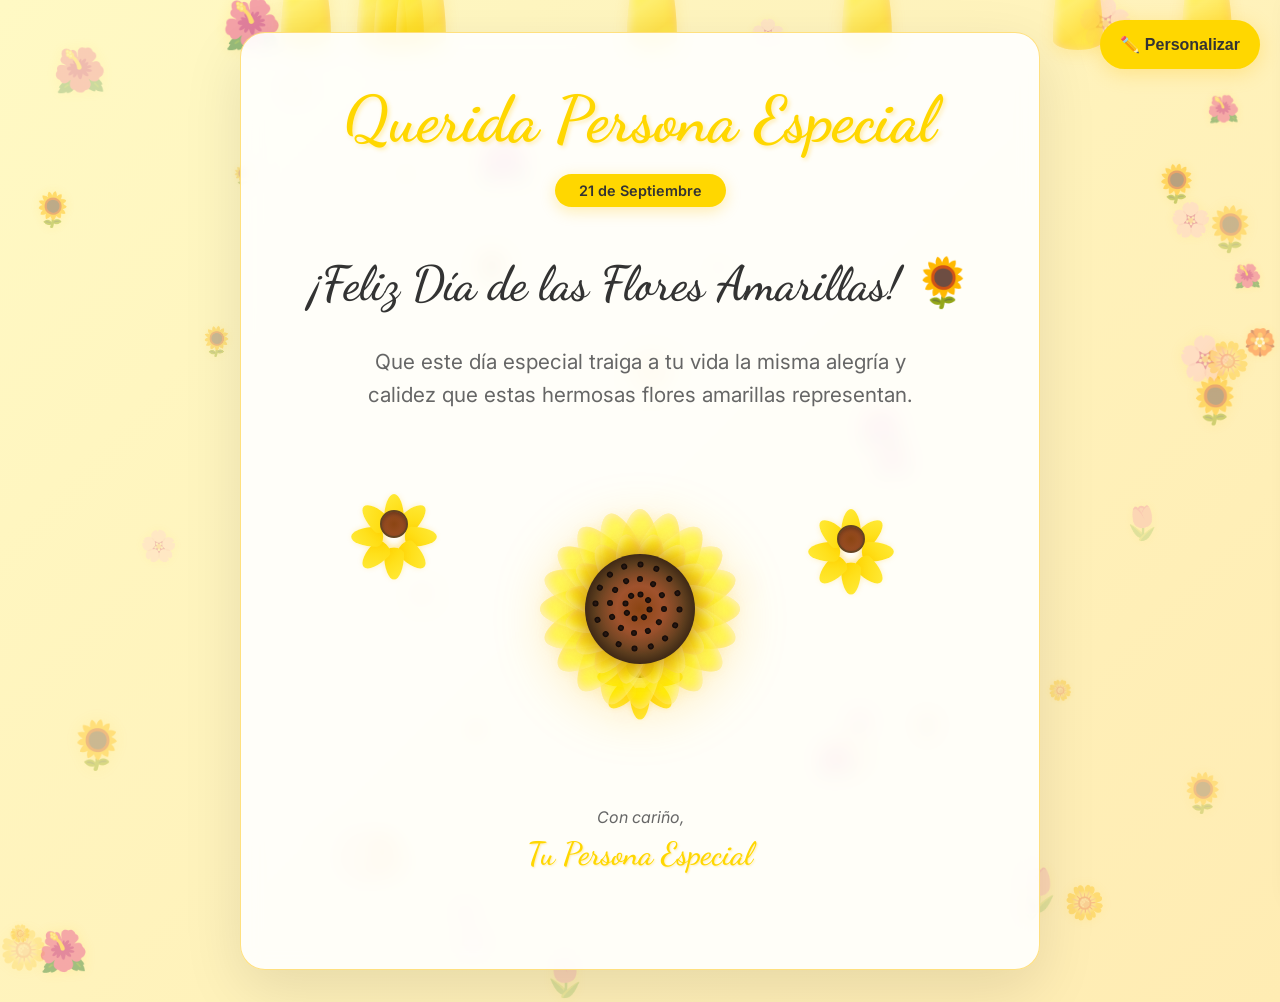
<file: FloresAmarillas/index.html>
<!DOCTYPE html>
<html lang="es">
<head>
    <meta charset="UTF-8">
    <meta name="viewport" content="width=device-width, initial-scale=1.0">
    <title>Flores Amarillas - Día Especial</title>
    <link rel="stylesheet" href="styles.css">
    <link href="https://fonts.googleapis.com/css2?family=Dancing+Script:wght@400;600;700&family=Inter:wght@300;400;500;600&display=swap" rel="stylesheet">
</head>
<body>
    <!-- Panel de Personalización -->
    <div class="editor-panel" id="editorPanel">
        <div class="editor-header">
            <h3>🌻 Personaliza tu Mensaje</h3>
            <button class="toggle-editor" onclick="toggleEditor()">✕</button>
        </div>
        
        <div class="editor-content">
            <div class="input-group">
                <label for="recipientName">Nombre del Destinatario:</label>
                <input type="text" id="recipientName" placeholder="Ej: María" onchange="updateContent()">
            </div>
            
            <div class="input-group">
                <label for="senderName">Tu Nombre:</label>
                <input type="text" id="senderName" placeholder="Ej: Juan" onchange="updateContent()">
            </div>
            
            <div class="input-group">
                <label for="mainMessage">Mensaje Principal:</label>
                <textarea id="mainMessage" placeholder="Feliz día de las flores amarillas" onchange="updateContent()"></textarea>
            </div>
            
            <div class="input-group">
                <label for="secondMessage">Mensaje Secundario:</label>
                <textarea id="secondMessage" placeholder="Que este día esté lleno de alegría como estas flores" onchange="updateContent()"></textarea>
            </div>
            
            <div class="input-group">
                <label for="colorTheme">Tema de Color:</label>
                <select id="colorTheme" onchange="changeTheme()">
                    <option value="classic">Amarillo Clásico</option>
                    <option value="sunset">Atardecer</option>
                    <option value="golden">Dorado Real</option>
                    <option value="spring">Primavera</option>
                </select>
            </div>
            
            <div class="input-group">
                <label for="flowerCount">Cantidad de Flores:</label>
                <input type="range" id="flowerCount" min="20" max="100" value="50" onchange="updateFlowers()">
                <span id="flowerCountValue">50</span>
            </div>
            
            <button class="export-btn" onclick="exportCSS()">📥 Descargar CSS</button>
            <button class="reset-btn" onclick="resetToDefault()">🔄 Resetear</button>
        </div>
    </div>
    
    <!-- Botón para mostrar editor -->
    <button class="show-editor-btn" id="showEditorBtn" onclick="toggleEditor()">
        ✏️ Personalizar
    </button>

    <!-- Contenido Principal -->
    <div class="container">
        <!-- Flores de fondo animadas -->
        <div class="flowers-background" id="flowersBackground"></div>
        
        <!-- Contenido central -->
        <div class="main-content">
            <div class="greeting">
                <h1 class="recipient-name" id="displayRecipientName">Querida Persona Especial</h1>
                <div class="date-badge">21 de Septiembre</div>
            </div>
            
            <div class="message-container">
                <h2 class="main-message" id="displayMainMessage">¡Feliz Día de las Flores Amarillas! 🌻</h2>
                <p class="secondary-message" id="displaySecondMessage">
                    Que este día especial traiga a tu vida la misma alegría y calidez 
                    que estas hermosas flores amarillas representan.
                </p>
                
                <div class="sunflower-container">
                    <div class="sunflower">
                        <!-- Pétalos externos -->
                        <div class="petals-layer outer-petals">
                            <div class="petal petal-1"></div>
                            <div class="petal petal-2"></div>
                            <div class="petal petal-3"></div>
                            <div class="petal petal-4"></div>
                            <div class="petal petal-5"></div>
                            <div class="petal petal-6"></div>
                            <div class="petal petal-7"></div>
                            <div class="petal petal-8"></div>
                            <div class="petal petal-9"></div>
                            <div class="petal petal-10"></div>
                            <div class="petal petal-11"></div>
                            <div class="petal petal-12"></div>
                            <div class="petal petal-13"></div>
                            <div class="petal petal-14"></div>
                            <div class="petal petal-15"></div>
                            <div class="petal petal-16"></div>
                            <div class="petal petal-17"></div>
                            <div class="petal petal-18"></div>
                            <div class="petal petal-19"></div>
                            <div class="petal petal-20"></div>
                        </div>
                        
                        <!-- Pétalos internos -->
                        <div class="petals-layer inner-petals">
                            <div class="petal petal-1"></div>
                            <div class="petal petal-2"></div>
                            <div class="petal petal-3"></div>
                            <div class="petal petal-4"></div>
                            <div class="petal petal-5"></div>
                            <div class="petal petal-6"></div>
                            <div class="petal petal-7"></div>
                            <div class="petal petal-8"></div>
                            <div class="petal petal-9"></div>
                            <div class="petal petal-10"></div>
                            <div class="petal petal-11"></div>
                            <div class="petal petal-12"></div>
                            <div class="petal petal-13"></div>
                            <div class="petal petal-14"></div>
                            <div class="petal petal-15"></div>
                            <div class="petal petal-16"></div>
                        </div>
                        
                        <!-- Centro de la flor -->
                        <div class="center">
                            <div class="seeds-pattern">
                                <div class="seed-ring ring-1">
                                    <div class="seed"></div>
                                    <div class="seed"></div>
                                    <div class="seed"></div>
                                    <div class="seed"></div>
                                    <div class="seed"></div>
                                    <div class="seed"></div>
                                    <div class="seed"></div>
                                    <div class="seed"></div>
                                </div>
                                <div class="seed-ring ring-2">
                                    <div class="seed"></div>
                                    <div class="seed"></div>
                                    <div class="seed"></div>
                                    <div class="seed"></div>
                                    <div class="seed"></div>
                                    <div class="seed"></div>
                                    <div class="seed"></div>
                                    <div class="seed"></div>
                                    <div class="seed"></div>
                                    <div class="seed"></div>
                                    <div class="seed"></div>
                                    <div class="seed"></div>
                                </div>
                                <div class="seed-ring ring-3">
                                    <div class="seed"></div>
                                    <div class="seed"></div>
                                    <div class="seed"></div>
                                    <div class="seed"></div>
                                    <div class="seed"></div>
                                    <div class="seed"></div>
                                    <div class="seed"></div>
                                    <div class="seed"></div>
                                    <div class="seed"></div>
                                    <div class="seed"></div>
                                    <div class="seed"></div>
                                    <div class="seed"></div>
                                    <div class="seed"></div>
                                    <div class="seed"></div>
                                    <div class="seed"></div>
                                    <div class="seed"></div>
                                </div>
                            </div>
                        </div>
                    </div>
                    
                    <!-- Flores pequeñas decorativas -->
                    <div class="small-sunflower small-flower-1">
                        <div class="small-petals-layer">
                            <div class="small-petal" style="--rotation: 0deg;"></div>
                            <div class="small-petal" style="--rotation: 45deg;"></div>
                            <div class="small-petal" style="--rotation: 90deg;"></div>
                            <div class="small-petal" style="--rotation: 135deg;"></div>
                            <div class="small-petal" style="--rotation: 180deg;"></div>
                            <div class="small-petal" style="--rotation: 225deg;"></div>
                            <div class="small-petal" style="--rotation: 270deg;"></div>
                            <div class="small-petal" style="--rotation: 315deg;"></div>
                        </div>
                        <div class="small-center"></div>
                    </div>
                    
                    <div class="small-sunflower small-flower-2">
                        <div class="small-petals-layer">
                            <div class="small-petal" style="--rotation: 0deg;"></div>
                            <div class="small-petal" style="--rotation: 45deg;"></div>
                            <div class="small-petal" style="--rotation: 90deg;"></div>
                            <div class="small-petal" style="--rotation: 135deg;"></div>
                            <div class="small-petal" style="--rotation: 180deg;"></div>
                            <div class="small-petal" style="--rotation: 225deg;"></div>
                            <div class="small-petal" style="--rotation: 270deg;"></div>
                            <div class="small-petal" style="--rotation: 315deg;"></div>
                        </div>
                        <div class="small-center"></div>
                    </div>
                    
                    <div class="small-sunflower small-flower-3">
                        <div class="small-petals-layer">
                            <div class="small-petal" style="--rotation: 0deg;"></div>
                            <div class="small-petal" style="--rotation: 45deg;"></div>
                            <div class="small-petal" style="--rotation: 90deg;"></div>
                            <div class="small-petal" style="--rotation: 135deg;"></div>
                            <div class="small-petal" style="--rotation: 180deg;"></div>
                            <div class="small-petal" style="--rotation: 225deg;"></div>
                            <div class="small-petal" style="--rotation: 270deg;"></div>
                            <div class="small-petal" style="--rotation: 315deg;"></div>
                        </div>
                        <div class="small-center"></div>
                    </div>
                </div>
                
                <div class="signature">
                    <p>Con cariño,</p>
                    <h3 class="sender-name" id="displaySenderName">Tu Persona Especial</h3>
                </div>
            </div>
        </div>
        
        <!-- Pétalos flotantes -->
        <div class="floating-petals" id="floatingPetals"></div>
    </div>

    <script src="script.js"></script>
</body>
</html>
</file>
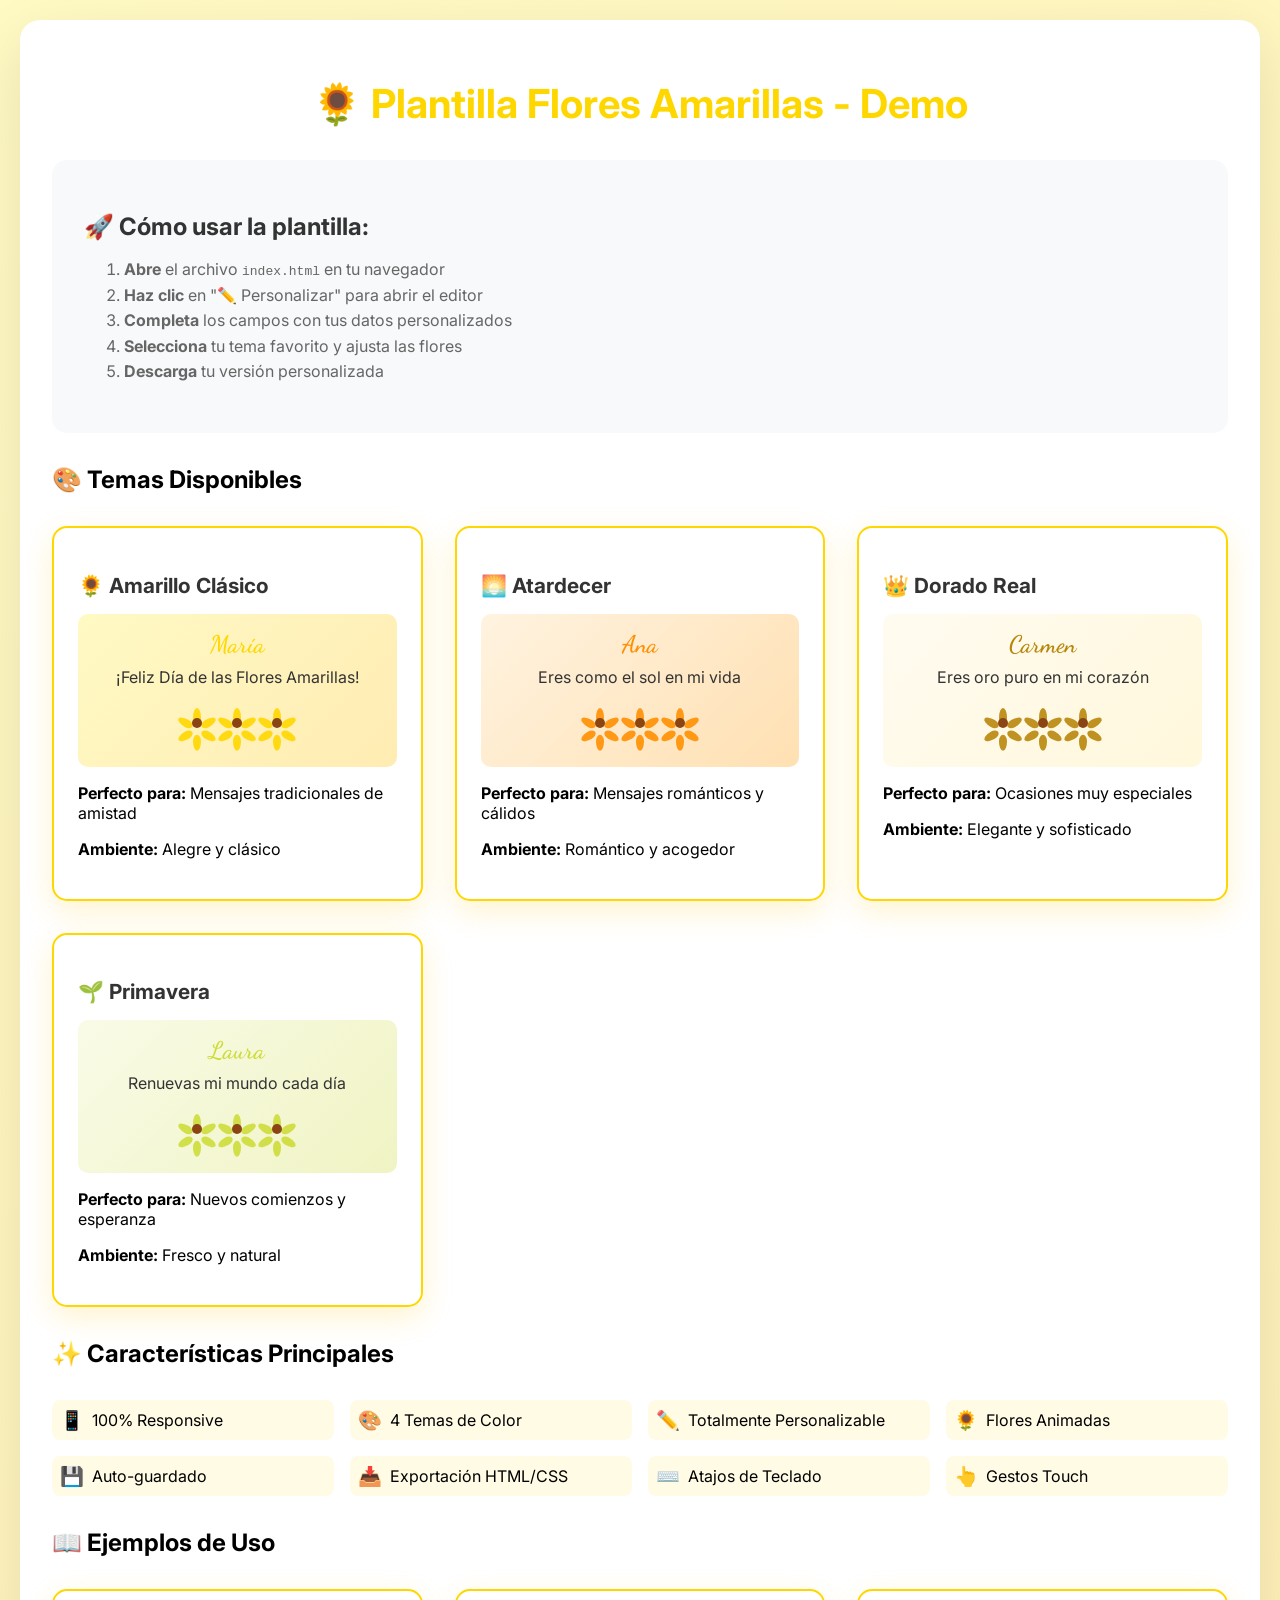
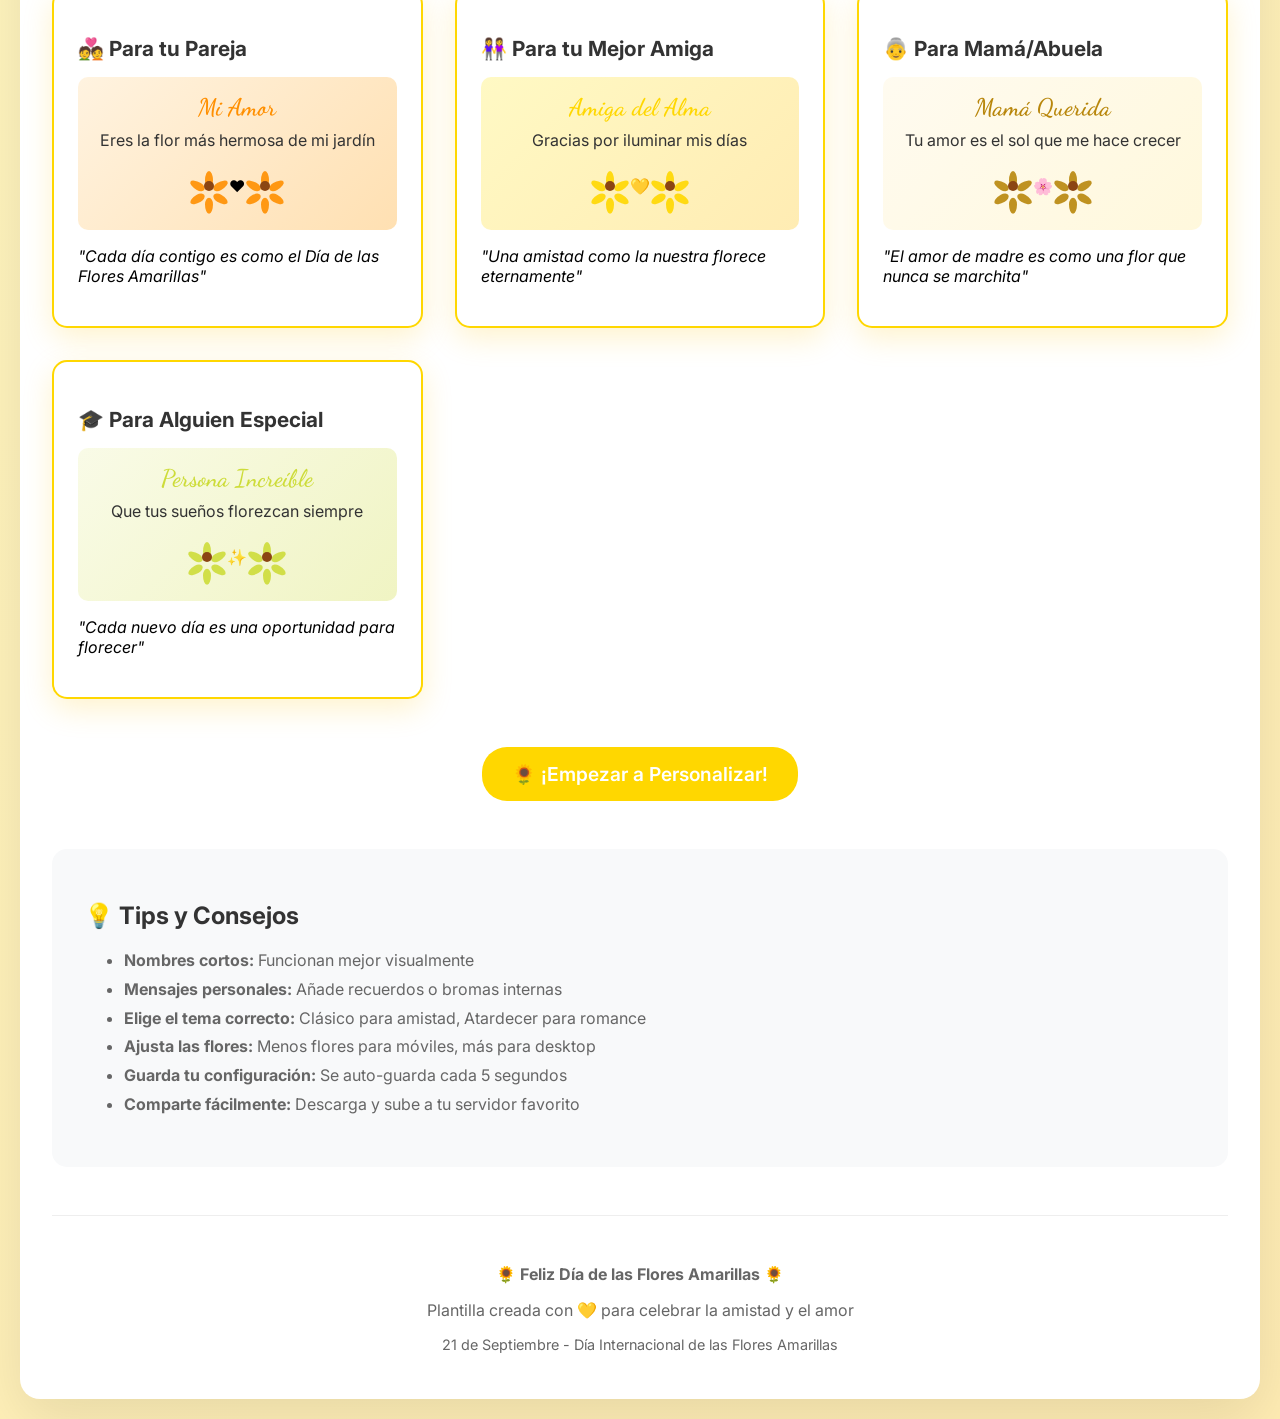
<file: FloresAmarillas/demo.html>
<!DOCTYPE html>
<html lang="es">
<head>
    <meta charset="UTF-8">
    <meta name="viewport" content="width=device-width, initial-scale=1.0">
    <title>Demo - Plantilla Flores Amarillas</title>
    <style>
        body {
            font-family: 'Inter', sans-serif;
            margin: 0;
            padding: 20px;
            background: linear-gradient(135deg, #FFF9C4, #FFECB3);
            min-height: 100vh;
        }
        
        .demo-container {
            max-width: 1200px;
            margin: 0 auto;
            background: white;
            border-radius: 20px;
            padding: 2rem;
            box-shadow: 0 20px 60px rgba(0,0,0,0.1);
        }
        
        h1 {
            text-align: center;
            color: #FFD700;
            font-size: 2.5rem;
            margin-bottom: 1rem;
        }
        
        .demo-grid {
            display: grid;
            grid-template-columns: repeat(auto-fit, minmax(300px, 1fr));
            gap: 2rem;
            margin: 2rem 0;
        }
        
        .demo-card {
            background: white;
            border: 2px solid #FFD700;
            border-radius: 15px;
            padding: 1.5rem;
            box-shadow: 0 10px 30px rgba(255, 193, 7, 0.2);
            transition: transform 0.3s ease;
        }
        
        .demo-card:hover {
            transform: translateY(-5px);
        }
        
        .demo-card h3 {
            color: #333;
            margin-bottom: 1rem;
            font-size: 1.3rem;
        }
        
        .demo-preview {
            background: linear-gradient(135deg, var(--bg-start), var(--bg-end));
            border-radius: 10px;
            padding: 1rem;
            margin: 1rem 0;
            text-align: center;
            min-height: 120px;
            display: flex;
            flex-direction: column;
            justify-content: center;
        }
        
        .preview-name {
            font-family: 'Dancing Script', cursive;
            font-size: 1.5rem;
            font-weight: 600;
            color: var(--primary-color);
            margin-bottom: 0.5rem;
        }
        
        .preview-message {
            font-size: 1rem;
            color: #333;
            margin-bottom: 0.5rem;
        }
        
        .preview-flowers {
            display: flex;
            justify-content: center;
            align-items: center;
            margin: 0.5rem 0;
            height: 40px;
        }
        
        .mini-css-flower {
            width: 30px;
            height: 30px;
            position: relative;
            margin: 0 5px;
            animation: gentleFloat 4s ease-in-out infinite;
        }
        
        .mini-petals {
            position: absolute;
            width: 100%;
            height: 100%;
            animation: slowSpin 15s linear infinite;
        }
        
        .mini-petal {
            position: absolute;
            width: 8px;
            height: 16px;
            background: var(--primary-color);
            border-radius: 50% 50% 50% 50% / 60% 60% 40% 40%;
            transform-origin: 50% 90%;
            top: 50%;
            left: 50%;
            margin: -8px 0 0 -4px;
            opacity: 0.9;
        }
        
        .mini-petal:nth-child(1) { transform: rotate(0deg) translateY(-7px); }
        .mini-petal:nth-child(2) { transform: rotate(60deg) translateY(-7px); }
        .mini-petal:nth-child(3) { transform: rotate(120deg) translateY(-7px); }
        .mini-petal:nth-child(4) { transform: rotate(180deg) translateY(-7px); }
        .mini-petal:nth-child(5) { transform: rotate(240deg) translateY(-7px); }
        .mini-petal:nth-child(6) { transform: rotate(300deg) translateY(-7px); }
        
        .mini-flower-center {
            position: absolute;
            top: 50%;
            left: 50%;
            width: 10px;
            height: 10px;
            transform: translate(-50%, -50%);
            background: #8B4513;
            border-radius: 50%;
            z-index: 5;
        }
        
        @keyframes gentleFloat {
            0%, 100% { transform: translateY(0px); }
            50% { transform: translateY(-3px); }
        }
        
        @keyframes slowSpin {
            0% { transform: rotate(0deg); }
            100% { transform: rotate(360deg); }
        }
        
        .theme-classic {
            --primary-color: #FFD700;
            --bg-start: #FFF9C4;
            --bg-end: #FFECB3;
        }
        
        .theme-sunset {
            --primary-color: #FF8F00;
            --bg-start: #FFF3E0;
            --bg-end: #FFE0B2;
        }
        
        .theme-golden {
            --primary-color: #B8860B;
            --bg-start: #FFFBF0;
            --bg-end: #FFF8DC;
        }
        
        .theme-spring {
            --primary-color: #CDDC39;
            --bg-start: #F9FBE7;
            --bg-end: #F0F4C3;
        }
        
        .demo-btn {
            background: var(--primary-color);
            color: white;
            border: none;
            padding: 10px 20px;
            border-radius: 25px;
            cursor: pointer;
            font-weight: 600;
            transition: all 0.3s ease;
            text-decoration: none;
            display: inline-block;
            text-align: center;
        }
        
        .demo-btn:hover {
            transform: translateY(-2px);
            box-shadow: 0 5px 15px rgba(0,0,0,0.2);
        }
        
        .instructions {
            background: #f8f9fa;
            padding: 2rem;
            border-radius: 15px;
            margin: 2rem 0;
        }
        
        .instructions h2 {
            color: #333;
            margin-bottom: 1rem;
        }
        
        .instructions ol {
            color: #666;
            line-height: 1.6;
        }
        
        .features-grid {
            display: grid;
            grid-template-columns: repeat(auto-fit, minmax(250px, 1fr));
            gap: 1rem;
            margin: 2rem 0;
        }
        
        .feature-item {
            display: flex;
            align-items: center;
            gap: 0.5rem;
            padding: 0.5rem;
            background: rgba(255, 215, 0, 0.1);
            border-radius: 8px;
        }
        
        .feature-emoji {
            font-size: 1.2rem;
        }
        
        @media (max-width: 768px) {
            .demo-grid {
                grid-template-columns: 1fr;
            }
            
            h1 {
                font-size: 2rem;
            }
            
            .demo-container {
                padding: 1rem;
                margin: 10px;
            }
        }
    </style>
    <link href="https://fonts.googleapis.com/css2?family=Dancing+Script:wght@400;600;700&family=Inter:wght@300;400;500;600&display=swap" rel="stylesheet">
</head>
<body>
    <div class="demo-container">
        <h1>🌻 Plantilla Flores Amarillas - Demo</h1>
        
        <div class="instructions">
            <h2>🚀 Cómo usar la plantilla:</h2>
            <ol>
                <li><strong>Abre</strong> el archivo <code>index.html</code> en tu navegador</li>
                <li><strong>Haz clic</strong> en "✏️ Personalizar" para abrir el editor</li>
                <li><strong>Completa</strong> los campos con tus datos personalizados</li>
                <li><strong>Selecciona</strong> tu tema favorito y ajusta las flores</li>
                <li><strong>Descarga</strong> tu versión personalizada</li>
            </ol>
        </div>

        <h2>🎨 Temas Disponibles</h2>
        <div class="demo-grid">
            <!-- Tema Clásico -->
            <div class="demo-card">
                <h3>🌻 Amarillo Clásico</h3>
                <div class="demo-preview theme-classic">
                    <div class="preview-name">María</div>
                    <div class="preview-message">¡Feliz Día de las Flores Amarillas!</div>
                    <div class="preview-flowers">
                        <div class="mini-css-flower">
                            <div class="mini-petals">
                                <div class="mini-petal"></div>
                                <div class="mini-petal"></div>
                                <div class="mini-petal"></div>
                                <div class="mini-petal"></div>
                                <div class="mini-petal"></div>
                                <div class="mini-petal"></div>
                            </div>
                            <div class="mini-flower-center"></div>
                        </div>
                        <div class="mini-css-flower" style="animation-delay: -1s;">
                            <div class="mini-petals">
                                <div class="mini-petal"></div>
                                <div class="mini-petal"></div>
                                <div class="mini-petal"></div>
                                <div class="mini-petal"></div>
                                <div class="mini-petal"></div>
                                <div class="mini-petal"></div>
                            </div>
                            <div class="mini-flower-center"></div>
                        </div>
                        <div class="mini-css-flower" style="animation-delay: -2s;">
                            <div class="mini-petals">
                                <div class="mini-petal"></div>
                                <div class="mini-petal"></div>
                                <div class="mini-petal"></div>
                                <div class="mini-petal"></div>
                                <div class="mini-petal"></div>
                                <div class="mini-petal"></div>
                            </div>
                            <div class="mini-flower-center"></div>
                        </div>
                    </div>
                </div>
                <p><strong>Perfecto para:</strong> Mensajes tradicionales de amistad</p>
                <p><strong>Ambiente:</strong> Alegre y clásico</p>
            </div>

            <!-- Tema Atardecer -->
            <div class="demo-card">
                <h3>🌅 Atardecer</h3>
                <div class="demo-preview theme-sunset">
                    <div class="preview-name">Ana</div>
                    <div class="preview-message">Eres como el sol en mi vida</div>
                    <div class="preview-flowers">
                        <div class="mini-css-flower">
                            <div class="mini-petals">
                                <div class="mini-petal"></div>
                                <div class="mini-petal"></div>
                                <div class="mini-petal"></div>
                                <div class="mini-petal"></div>
                                <div class="mini-petal"></div>
                                <div class="mini-petal"></div>
                            </div>
                            <div class="mini-flower-center"></div>
                        </div>
                        <div class="mini-css-flower" style="animation-delay: -1s;">
                            <div class="mini-petals">
                                <div class="mini-petal"></div>
                                <div class="mini-petal"></div>
                                <div class="mini-petal"></div>
                                <div class="mini-petal"></div>
                                <div class="mini-petal"></div>
                                <div class="mini-petal"></div>
                            </div>
                            <div class="mini-flower-center"></div>
                        </div>
                        <div class="mini-css-flower" style="animation-delay: -2s;">
                            <div class="mini-petals">
                                <div class="mini-petal"></div>
                                <div class="mini-petal"></div>
                                <div class="mini-petal"></div>
                                <div class="mini-petal"></div>
                                <div class="mini-petal"></div>
                                <div class="mini-petal"></div>
                            </div>
                            <div class="mini-flower-center"></div>
                        </div>
                    </div>
                </div>
                <p><strong>Perfecto para:</strong> Mensajes románticos y cálidos</p>
                <p><strong>Ambiente:</strong> Romántico y acogedor</p>
            </div>

            <!-- Tema Dorado -->
            <div class="demo-card">
                <h3>👑 Dorado Real</h3>
                <div class="demo-preview theme-golden">
                    <div class="preview-name">Carmen</div>
                    <div class="preview-message">Eres oro puro en mi corazón</div>
                    <div class="preview-flowers">
                        <div class="mini-css-flower">
                            <div class="mini-petals">
                                <div class="mini-petal"></div>
                                <div class="mini-petal"></div>
                                <div class="mini-petal"></div>
                                <div class="mini-petal"></div>
                                <div class="mini-petal"></div>
                                <div class="mini-petal"></div>
                            </div>
                            <div class="mini-flower-center"></div>
                        </div>
                        <div class="mini-css-flower" style="animation-delay: -1s;">
                            <div class="mini-petals">
                                <div class="mini-petal"></div>
                                <div class="mini-petal"></div>
                                <div class="mini-petal"></div>
                                <div class="mini-petal"></div>
                                <div class="mini-petal"></div>
                                <div class="mini-petal"></div>
                            </div>
                            <div class="mini-flower-center"></div>
                        </div>
                        <div class="mini-css-flower" style="animation-delay: -2s;">
                            <div class="mini-petals">
                                <div class="mini-petal"></div>
                                <div class="mini-petal"></div>
                                <div class="mini-petal"></div>
                                <div class="mini-petal"></div>
                                <div class="mini-petal"></div>
                                <div class="mini-petal"></div>
                            </div>
                            <div class="mini-flower-center"></div>
                        </div>
                    </div>
                </div>
                <p><strong>Perfecto para:</strong> Ocasiones muy especiales</p>
                <p><strong>Ambiente:</strong> Elegante y sofisticado</p>
            </div>

            <!-- Tema Primavera -->
            <div class="demo-card">
                <h3>🌱 Primavera</h3>
                <div class="demo-preview theme-spring">
                    <div class="preview-name">Laura</div>
                    <div class="preview-message">Renuevas mi mundo cada día</div>
                    <div class="preview-flowers">
                        <div class="mini-css-flower">
                            <div class="mini-petals">
                                <div class="mini-petal"></div>
                                <div class="mini-petal"></div>
                                <div class="mini-petal"></div>
                                <div class="mini-petal"></div>
                                <div class="mini-petal"></div>
                                <div class="mini-petal"></div>
                            </div>
                            <div class="mini-flower-center"></div>
                        </div>
                        <div class="mini-css-flower" style="animation-delay: -1s;">
                            <div class="mini-petals">
                                <div class="mini-petal"></div>
                                <div class="mini-petal"></div>
                                <div class="mini-petal"></div>
                                <div class="mini-petal"></div>
                                <div class="mini-petal"></div>
                                <div class="mini-petal"></div>
                            </div>
                            <div class="mini-flower-center"></div>
                        </div>
                        <div class="mini-css-flower" style="animation-delay: -2s;">
                            <div class="mini-petals">
                                <div class="mini-petal"></div>
                                <div class="mini-petal"></div>
                                <div class="mini-petal"></div>
                                <div class="mini-petal"></div>
                                <div class="mini-petal"></div>
                                <div class="mini-petal"></div>
                            </div>
                            <div class="mini-flower-center"></div>
                        </div>
                    </div>
                </div>
                <p><strong>Perfecto para:</strong> Nuevos comienzos y esperanza</p>
                <p><strong>Ambiente:</strong> Fresco y natural</p>
            </div>
        </div>

        <h2>✨ Características Principales</h2>
        <div class="features-grid">
            <div class="feature-item">
                <span class="feature-emoji">📱</span>
                <span>100% Responsive</span>
            </div>
            <div class="feature-item">
                <span class="feature-emoji">🎨</span>
                <span>4 Temas de Color</span>
            </div>
            <div class="feature-item">
                <span class="feature-emoji">✏️</span>
                <span>Totalmente Personalizable</span>
            </div>
            <div class="feature-item">
                <span class="feature-emoji">🌻</span>
                <span>Flores Animadas</span>
            </div>
            <div class="feature-item">
                <span class="feature-emoji">💾</span>
                <span>Auto-guardado</span>
            </div>
            <div class="feature-item">
                <span class="feature-emoji">📥</span>
                <span>Exportación HTML/CSS</span>
            </div>
            <div class="feature-item">
                <span class="feature-emoji">⌨️</span>
                <span>Atajos de Teclado</span>
            </div>
            <div class="feature-item">
                <span class="feature-emoji">👆</span>
                <span>Gestos Touch</span>
            </div>
        </div>

        <h2>📖 Ejemplos de Uso</h2>
        
        <div class="demo-grid">
            <div class="demo-card">
                <h3>💑 Para tu Pareja</h3>
                <div class="demo-preview theme-sunset">
                    <div class="preview-name">Mi Amor</div>
                    <div class="preview-message">Eres la flor más hermosa de mi jardín</div>
                    <div class="preview-flowers">
                        <div class="mini-css-flower">
                            <div class="mini-petals">
                                <div class="mini-petal"></div>
                                <div class="mini-petal"></div>
                                <div class="mini-petal"></div>
                                <div class="mini-petal"></div>
                                <div class="mini-petal"></div>
                                <div class="mini-petal"></div>
                            </div>
                            <div class="mini-flower-center"></div>
                        </div>
                        ❤️
                        <div class="mini-css-flower" style="animation-delay: -1s;">
                            <div class="mini-petals">
                                <div class="mini-petal"></div>
                                <div class="mini-petal"></div>
                                <div class="mini-petal"></div>
                                <div class="mini-petal"></div>
                                <div class="mini-petal"></div>
                                <div class="mini-petal"></div>
                            </div>
                            <div class="mini-flower-center"></div>
                        </div>
                    </div>
                </div>
                <p><em>"Cada día contigo es como el Día de las Flores Amarillas"</em></p>
            </div>

            <div class="demo-card">
                <h3>👭 Para tu Mejor Amiga</h3>
                <div class="demo-preview theme-classic">
                    <div class="preview-name">Amiga del Alma</div>
                    <div class="preview-message">Gracias por iluminar mis días</div>
                    <div class="preview-flowers">
                        <div class="mini-css-flower">
                            <div class="mini-petals">
                                <div class="mini-petal"></div>
                                <div class="mini-petal"></div>
                                <div class="mini-petal"></div>
                                <div class="mini-petal"></div>
                                <div class="mini-petal"></div>
                                <div class="mini-petal"></div>
                            </div>
                            <div class="mini-flower-center"></div>
                        </div>
                        💛
                        <div class="mini-css-flower" style="animation-delay: -1s;">
                            <div class="mini-petals">
                                <div class="mini-petal"></div>
                                <div class="mini-petal"></div>
                                <div class="mini-petal"></div>
                                <div class="mini-petal"></div>
                                <div class="mini-petal"></div>
                                <div class="mini-petal"></div>
                            </div>
                            <div class="mini-flower-center"></div>
                        </div>
                    </div>
                </div>
                <p><em>"Una amistad como la nuestra florece eternamente"</em></p>
            </div>

            <div class="demo-card">
                <h3>👵 Para Mamá/Abuela</h3>
                <div class="demo-preview theme-golden">
                    <div class="preview-name">Mamá Querida</div>
                    <div class="preview-message">Tu amor es el sol que me hace crecer</div>
                    <div class="preview-flowers">
                        <div class="mini-css-flower">
                            <div class="mini-petals">
                                <div class="mini-petal"></div>
                                <div class="mini-petal"></div>
                                <div class="mini-petal"></div>
                                <div class="mini-petal"></div>
                                <div class="mini-petal"></div>
                                <div class="mini-petal"></div>
                            </div>
                            <div class="mini-flower-center"></div>
                        </div>
                        🌸
                        <div class="mini-css-flower" style="animation-delay: -1s;">
                            <div class="mini-petals">
                                <div class="mini-petal"></div>
                                <div class="mini-petal"></div>
                                <div class="mini-petal"></div>
                                <div class="mini-petal"></div>
                                <div class="mini-petal"></div>
                                <div class="mini-petal"></div>
                            </div>
                            <div class="mini-flower-center"></div>
                        </div>
                    </div>
                </div>
                <p><em>"El amor de madre es como una flor que nunca se marchita"</em></p>
            </div>

            <div class="demo-card">
                <h3>🎓 Para Alguien Especial</h3>
                <div class="demo-preview theme-spring">
                    <div class="preview-name">Persona Increíble</div>
                    <div class="preview-message">Que tus sueños florezcan siempre</div>
                    <div class="preview-flowers">
                        <div class="mini-css-flower">
                            <div class="mini-petals">
                                <div class="mini-petal"></div>
                                <div class="mini-petal"></div>
                                <div class="mini-petal"></div>
                                <div class="mini-petal"></div>
                                <div class="mini-petal"></div>
                                <div class="mini-petal"></div>
                            </div>
                            <div class="mini-flower-center"></div>
                        </div>
                        ✨
                        <div class="mini-css-flower" style="animation-delay: -1s;">
                            <div class="mini-petals">
                                <div class="mini-petal"></div>
                                <div class="mini-petal"></div>
                                <div class="mini-petal"></div>
                                <div class="mini-petal"></div>
                                <div class="mini-petal"></div>
                                <div class="mini-petal"></div>
                            </div>
                            <div class="mini-flower-center"></div>
                        </div>
                    </div>
                </div>
                <p><em>"Cada nuevo día es una oportunidad para florecer"</em></p>
            </div>
        </div>

        <div style="text-align: center; margin: 3rem 0;">
            <a href="index.html" class="demo-btn theme-classic" style="font-size: 1.2rem; padding: 15px 30px;">
                🌻 ¡Empezar a Personalizar!
            </a>
        </div>

        <div class="instructions">
            <h2>💡 Tips y Consejos</h2>
            <ul style="color: #666; line-height: 1.8;">
                <li><strong>Nombres cortos:</strong> Funcionan mejor visualmente</li>
                <li><strong>Mensajes personales:</strong> Añade recuerdos o bromas internas</li>
                <li><strong>Elige el tema correcto:</strong> Clásico para amistad, Atardecer para romance</li>
                <li><strong>Ajusta las flores:</strong> Menos flores para móviles, más para desktop</li>
                <li><strong>Guarda tu configuración:</strong> Se auto-guarda cada 5 segundos</li>
                <li><strong>Comparte fácilmente:</strong> Descarga y sube a tu servidor favorito</li>
            </ul>
        </div>

        <footer style="text-align: center; color: #666; margin-top: 3rem; border-top: 1px solid #eee; padding-top: 2rem;">
            <p>🌻 <strong>Feliz Día de las Flores Amarillas</strong> 🌻</p>
            <p>Plantilla creada con 💛 para celebrar la amistad y el amor</p>
            <p style="font-size: 0.9rem;">21 de Septiembre - Día Internacional de las Flores Amarillas</p>
        </footer>
    </div>
</body>
</html>
</file>
<file: FloresAmarillas/styles.css>
/* ===== VARIABLES CSS PARA TEMAS ===== */
:root {
    --primary-yellow: #FFD700;
    --secondary-yellow: #FFF700;
    --accent-yellow: #FFEB3B;
    --background-gradient-start: #FFF9C4;
    --background-gradient-end: #FFECB3;
    --text-primary: #333;
    --text-secondary: #666;
    --shadow-color: rgba(255, 193, 7, 0.3);
    --border-color: rgba(255, 193, 7, 0.5);
}

[data-theme="sunset"] {
    --primary-yellow: #FF8F00;
    --secondary-yellow: #FFA000;
    --accent-yellow: #FFB300;
    --background-gradient-start: #FFF3E0;
    --background-gradient-end: #FFE0B2;
    --shadow-color: rgba(255, 143, 0, 0.3);
    --border-color: rgba(255, 143, 0, 0.5);
}

[data-theme="golden"] {
    --primary-yellow: #B8860B;
    --secondary-yellow: #DAA520;
    --accent-yellow: #FFD700;
    --background-gradient-start: #FFFBF0;
    --background-gradient-end: #FFF8DC;
    --shadow-color: rgba(218, 165, 32, 0.3);
    --border-color: rgba(218, 165, 32, 0.5);
}

[data-theme="spring"] {
    --primary-yellow: #CDDC39;
    --secondary-yellow: #D4E157;
    --accent-yellow: #FFEB3B;
    --background-gradient-start: #F9FBE7;
    --background-gradient-end: #F0F4C3;
    --shadow-color: rgba(205, 220, 57, 0.3);
    --border-color: rgba(205, 220, 57, 0.5);
}

/* ===== RESET Y BASE ===== */
* {
    margin: 0;
    padding: 0;
    box-sizing: border-box;
}

body {
    font-family: 'Inter', sans-serif;
    overflow-x: hidden;
    background: linear-gradient(135deg, var(--background-gradient-start), var(--background-gradient-end));
    min-height: 100vh;
    position: relative;
}

/* ===== PANEL DE EDITOR ===== */
.editor-panel {
    position: fixed;
    top: 0;
    right: -400px;
    width: 380px;
    height: 100vh;
    background: rgba(255, 255, 255, 0.95);
    backdrop-filter: blur(10px);
    border-left: 2px solid var(--border-color);
    z-index: 1000;
    transition: right 0.3s cubic-bezier(0.4, 0, 0.2, 1);
    overflow-y: auto;
    box-shadow: -5px 0 25px rgba(0, 0, 0, 0.1);
}

.editor-panel.active {
    right: 0;
}

.editor-header {
    display: flex;
    justify-content: space-between;
    align-items: center;
    padding: 20px;
    border-bottom: 1px solid var(--border-color);
    background: var(--primary-yellow);
}

.editor-header h3 {
    color: var(--text-primary);
    font-family: 'Dancing Script', cursive;
    font-size: 1.4rem;
    font-weight: 600;
}

.toggle-editor {
    background: none;
    border: none;
    font-size: 1.5rem;
    cursor: pointer;
    color: var(--text-primary);
    padding: 5px;
    border-radius: 50%;
    transition: transform 0.2s ease;
}

.toggle-editor:hover {
    transform: scale(1.1);
    background: rgba(255, 255, 255, 0.2);
}

.editor-content {
    padding: 20px;
}

.input-group {
    margin-bottom: 20px;
}

.input-group label {
    display: block;
    margin-bottom: 8px;
    font-weight: 500;
    color: var(--text-primary);
    font-size: 0.9rem;
}

.input-group input,
.input-group textarea,
.input-group select {
    width: 100%;
    padding: 12px;
    border: 2px solid var(--border-color);
    border-radius: 8px;
    font-size: 0.9rem;
    transition: all 0.3s ease;
    background: rgba(255, 255, 255, 0.8);
}

.input-group input:focus,
.input-group textarea:focus,
.input-group select:focus {
    outline: none;
    border-color: var(--primary-yellow);
    box-shadow: 0 0 0 3px var(--shadow-color);
}

.input-group textarea {
    resize: vertical;
    min-height: 80px;
}

.input-group input[type="range"] {
    padding: 0;
    background: transparent;
}

.input-group input[type="range"]::-webkit-slider-thumb {
    appearance: none;
    width: 20px;
    height: 20px;
    border-radius: 50%;
    background: var(--primary-yellow);
    cursor: pointer;
    border: 2px solid white;
    box-shadow: 0 2px 6px var(--shadow-color);
}

.input-group input[type="range"]::-webkit-slider-track {
    width: 100%;
    height: 8px;
    cursor: pointer;
    background: var(--border-color);
    border-radius: 4px;
}

#flowerCountValue {
    display: inline-block;
    margin-left: 10px;
    font-weight: 600;
    color: var(--primary-yellow);
}

.export-btn,
.reset-btn {
    width: 100%;
    padding: 12px;
    border: none;
    border-radius: 8px;
    font-size: 1rem;
    font-weight: 600;
    cursor: pointer;
    transition: all 0.3s ease;
    margin-bottom: 10px;
}

.export-btn {
    background: var(--primary-yellow);
    color: var(--text-primary);
}

.export-btn:hover {
    background: var(--secondary-yellow);
    transform: translateY(-2px);
    box-shadow: 0 5px 15px var(--shadow-color);
}

.reset-btn {
    background: transparent;
    color: var(--text-secondary);
    border: 2px solid var(--border-color);
}

.reset-btn:hover {
    background: var(--border-color);
    color: var(--text-primary);
}

/* ===== BOTÓN MOSTRAR EDITOR ===== */
.show-editor-btn {
    position: fixed;
    top: 20px;
    right: 20px;
    background: var(--primary-yellow);
    color: var(--text-primary);
    border: none;
    padding: 15px 20px;
    border-radius: 50px;
    font-size: 1rem;
    font-weight: 600;
    cursor: pointer;
    box-shadow: 0 4px 20px var(--shadow-color);
    transition: all 0.3s ease;
    z-index: 999;
}

.show-editor-btn:hover {
    transform: translateY(-3px);
    box-shadow: 0 6px 25px var(--shadow-color);
}

.show-editor-btn.hidden {
    display: none;
}

/* ===== CONTENEDOR PRINCIPAL ===== */
.container {
    position: relative;
    min-height: 100vh;
    display: flex;
    align-items: center;
    justify-content: center;
    padding: 2rem;
}

/* ===== FLORES DE FONDO ===== */
.flowers-background {
    position: absolute;
    top: 0;
    left: 0;
    width: 100%;
    height: 100%;
    pointer-events: none;
    overflow: hidden;
    z-index: 1;
}

.background-flower {
    position: absolute;
    font-size: clamp(1rem, 3vw, 2rem);
    opacity: 0.3;
    animation: float 6s ease-in-out infinite;
    color: var(--primary-yellow);
    text-shadow: 0 0 10px var(--shadow-color);
}

/* ===== CONTENIDO PRINCIPAL ===== */
.main-content {
    position: relative;
    z-index: 10;
    background: rgba(255, 255, 255, 0.9);
    backdrop-filter: blur(10px);
    border-radius: 25px;
    padding: 3rem;
    max-width: 800px;
    width: 100%;
    box-shadow: 0 20px 60px rgba(0, 0, 0, 0.1);
    border: 1px solid var(--border-color);
    text-align: center;
    animation: slideUp 1s ease-out;
}

.greeting {
    margin-bottom: 2rem;
}

.recipient-name {
    font-family: 'Dancing Script', cursive;
    font-size: clamp(2.5rem, 5vw, 4rem);
    font-weight: 700;
    color: var(--primary-yellow);
    margin-bottom: 1rem;
    text-shadow: 2px 2px 4px var(--shadow-color);
    animation: bounce 2s ease-in-out infinite;
}

.date-badge {
    display: inline-block;
    background: var(--primary-yellow);
    color: var(--text-primary);
    padding: 0.5rem 1.5rem;
    border-radius: 25px;
    font-weight: 600;
    font-size: 0.9rem;
    box-shadow: 0 4px 15px var(--shadow-color);
    animation: pulse 3s ease-in-out infinite;
}

.message-container {
    margin: 3rem 0;
}

.main-message {
    font-family: 'Dancing Script', cursive;
    font-size: clamp(2rem, 4vw, 3rem);
    font-weight: 600;
    color: var(--text-primary);
    margin-bottom: 2rem;
    line-height: 1.2;
}

.secondary-message {
    font-size: clamp(1.1rem, 2.5vw, 1.3rem);
    color: var(--text-secondary);
    line-height: 1.6;
    margin-bottom: 3rem;
    max-width: 600px;
    margin-left: auto;
    margin-right: auto;
}

/* ===== GIRASOL CSS PRINCIPAL ===== */
.sunflower-container {
    display: flex;
    justify-content: center;
    align-items: center;
    margin: 3rem 0;
    position: relative;
    min-height: 300px;
}

.sunflower {
    position: relative;
    width: 280px;
    height: 280px;
    animation: gentleSwing 6s ease-in-out infinite, sunflowerAppear 2s ease-out forwards;
    transform-origin: bottom center;
    z-index: 10;
    filter: drop-shadow(0 10px 25px var(--shadow-color));
}

/* Capa de pétalos */
.petals-layer {
    position: absolute;
    top: 50%;
    left: 50%;
    transform: translate(-50%, -50%);
    width: 100%;
    height: 100%;
    opacity: 1;
}

/* Pétalos externos */
.outer-petals {
    width: 100%;
    height: 100%;
    animation: petalLayerSpin 30s linear infinite;
}

/* Pétalos internos */
.inner-petals {
    width: 75%;
    height: 75%;
    animation: petalLayerSpin 25s linear infinite reverse;
}

/* Estilo base de pétalos */
.petal {
    position: absolute;
    width: 50px;
    height: 100px;
    background: linear-gradient(145deg, 
        var(--primary-yellow) 0%, 
        var(--secondary-yellow) 25%, 
        var(--accent-yellow) 50%, 
        var(--primary-yellow) 75%, 
        var(--secondary-yellow) 100%);
    border-radius: 50% 50% 50% 50% / 90% 90% 10% 10%;
    top: 50%;
    left: 50%;
    transform-origin: 50% 100%;
    box-shadow: 
        inset 2px 2px 8px rgba(255, 255, 255, 0.6),
        inset -2px -2px 8px rgba(255, 140, 0, 0.4),
        0 4px 15px var(--shadow-color);
    animation: petalGlow 4s ease-in-out infinite alternate;
}

/* Posicionamiento de pétalos externos */
.outer-petals .petal-1 { transform: translate(-50%, -100%) rotate(0deg); }
.outer-petals .petal-2 { transform: translate(-50%, -100%) rotate(18deg); }
.outer-petals .petal-3 { transform: translate(-50%, -100%) rotate(36deg); }
.outer-petals .petal-4 { transform: translate(-50%, -100%) rotate(54deg); }
.outer-petals .petal-5 { transform: translate(-50%, -100%) rotate(72deg); }
.outer-petals .petal-6 { transform: translate(-50%, -100%) rotate(90deg); }
.outer-petals .petal-7 { transform: translate(-50%, -100%) rotate(108deg); }
.outer-petals .petal-8 { transform: translate(-50%, -100%) rotate(126deg); }
.outer-petals .petal-9 { transform: translate(-50%, -100%) rotate(144deg); }
.outer-petals .petal-10 { transform: translate(-50%, -100%) rotate(162deg); }
.outer-petals .petal-11 { transform: translate(-50%, -100%) rotate(180deg); }
.outer-petals .petal-12 { transform: translate(-50%, -100%) rotate(198deg); }
.outer-petals .petal-13 { transform: translate(-50%, -100%) rotate(216deg); }
.outer-petals .petal-14 { transform: translate(-50%, -100%) rotate(234deg); }
.outer-petals .petal-15 { transform: translate(-50%, -100%) rotate(252deg); }
.outer-petals .petal-16 { transform: translate(-50%, -100%) rotate(270deg); }
.outer-petals .petal-17 { transform: translate(-50%, -100%) rotate(288deg); }
.outer-petals .petal-18 { transform: translate(-50%, -100%) rotate(306deg); }
.outer-petals .petal-19 { transform: translate(-50%, -100%) rotate(324deg); }
.outer-petals .petal-20 { transform: translate(-50%, -100%) rotate(342deg); }

/* Posicionamiento de pétalos internos */
.inner-petals .petal {
    width: 38px;
    height: 76px;
    background: linear-gradient(145deg, 
        var(--secondary-yellow) 0%, 
        var(--primary-yellow) 30%, 
        var(--accent-yellow) 70%, 
        var(--secondary-yellow) 100%);
}

.inner-petals .petal-1 { transform: translate(-50%, -100%) rotate(11.25deg); }
.inner-petals .petal-2 { transform: translate(-50%, -100%) rotate(33.75deg); }
.inner-petals .petal-3 { transform: translate(-50%, -100%) rotate(56.25deg); }
.inner-petals .petal-4 { transform: translate(-50%, -100%) rotate(78.75deg); }
.inner-petals .petal-5 { transform: translate(-50%, -100%) rotate(101.25deg); }
.inner-petals .petal-6 { transform: translate(-50%, -100%) rotate(123.75deg); }
.inner-petals .petal-7 { transform: translate(-50%, -100%) rotate(146.25deg); }
.inner-petals .petal-8 { transform: translate(-50%, -100%) rotate(168.75deg); }
.inner-petals .petal-9 { transform: translate(-50%, -100%) rotate(191.25deg); }
.inner-petals .petal-10 { transform: translate(-50%, -100%) rotate(213.75deg); }
.inner-petals .petal-11 { transform: translate(-50%, -100%) rotate(236.25deg); }
.inner-petals .petal-12 { transform: translate(-50%, -100%) rotate(258.75deg); }
.inner-petals .petal-13 { transform: translate(-50%, -100%) rotate(281.25deg); }
.inner-petals .petal-14 { transform: translate(-50%, -100%) rotate(303.75deg); }
.inner-petals .petal-15 { transform: translate(-50%, -100%) rotate(326.25deg); }
.inner-petals .petal-16 { transform: translate(-50%, -100%) rotate(348.75deg); }

/* Centro de la flor */
.center {
    position: absolute;
    top: 50%;
    left: 50%;
    transform: translate(-50%, -50%);
    width: 110px;
    height: 110px;
    background: radial-gradient(circle, 
        #8B4513 0%, 
        #A0522D 30%, 
        #654321 60%, 
        #2F1B14 100%);
    border-radius: 50%;
    box-shadow: 
        inset 0 0 20px rgba(0, 0, 0, 0.5),
        0 0 25px rgba(139, 69, 19, 0.6);
    z-index: 15;
    animation: centerRotateAndPulse 35s linear infinite;
}

/* Patrón de semillas */
.seeds-pattern {
    position: relative;
    width: 100%;
    height: 100%;
    border-radius: 50%;
}

.seed-ring {
    position: absolute;
    top: 50%;
    left: 50%;
    transform: translate(-50%, -50%);
    border-radius: 50%;
    animation: seedRotate 8s linear infinite;
}

.ring-1 {
    width: 30%;
    height: 30%;
    animation-duration: 6s;
}

.ring-2 {
    width: 60%;
    height: 60%;
    animation-duration: 8s;
    animation-direction: reverse;
}

.ring-3 {
    width: 90%;
    height: 90%;
    animation-duration: 10s;
}

.seed {
    position: absolute;
    width: 6px;
    height: 6px;
    background: radial-gradient(circle, #2F1B14, #000000);
    border-radius: 50%;
    top: 50%;
    left: 50%;
    transform-origin: 0 0;
    animation: seedPulse 2s ease-in-out infinite;
}

/* Posicionamiento de semillas ring-1 */
.ring-1 .seed:nth-child(1) { transform: translate(-50%, -50%) rotate(0deg) translateY(-15px); animation-delay: 0s; }
.ring-1 .seed:nth-child(2) { transform: translate(-50%, -50%) rotate(45deg) translateY(-15px); animation-delay: 0.25s; }
.ring-1 .seed:nth-child(3) { transform: translate(-50%, -50%) rotate(90deg) translateY(-15px); animation-delay: 0.5s; }
.ring-1 .seed:nth-child(4) { transform: translate(-50%, -50%) rotate(135deg) translateY(-15px); animation-delay: 0.75s; }
.ring-1 .seed:nth-child(5) { transform: translate(-50%, -50%) rotate(180deg) translateY(-15px); animation-delay: 1s; }
.ring-1 .seed:nth-child(6) { transform: translate(-50%, -50%) rotate(225deg) translateY(-15px); animation-delay: 1.25s; }
.ring-1 .seed:nth-child(7) { transform: translate(-50%, -50%) rotate(270deg) translateY(-15px); animation-delay: 1.5s; }
.ring-1 .seed:nth-child(8) { transform: translate(-50%, -50%) rotate(315deg) translateY(-15px); animation-delay: 1.75s; }

/* Posicionamiento de semillas ring-2 */
.ring-2 .seed:nth-child(1) { transform: translate(-50%, -50%) rotate(0deg) translateY(-30px); animation-delay: 0s; }
.ring-2 .seed:nth-child(2) { transform: translate(-50%, -50%) rotate(30deg) translateY(-30px); animation-delay: 0.17s; }
.ring-2 .seed:nth-child(3) { transform: translate(-50%, -50%) rotate(60deg) translateY(-30px); animation-delay: 0.33s; }
.ring-2 .seed:nth-child(4) { transform: translate(-50%, -50%) rotate(90deg) translateY(-30px); animation-delay: 0.5s; }
.ring-2 .seed:nth-child(5) { transform: translate(-50%, -50%) rotate(120deg) translateY(-30px); animation-delay: 0.67s; }
.ring-2 .seed:nth-child(6) { transform: translate(-50%, -50%) rotate(150deg) translateY(-30px); animation-delay: 0.83s; }
.ring-2 .seed:nth-child(7) { transform: translate(-50%, -50%) rotate(180deg) translateY(-30px); animation-delay: 1s; }
.ring-2 .seed:nth-child(8) { transform: translate(-50%, -50%) rotate(210deg) translateY(-30px); animation-delay: 1.17s; }
.ring-2 .seed:nth-child(9) { transform: translate(-50%, -50%) rotate(240deg) translateY(-30px); animation-delay: 1.33s; }
.ring-2 .seed:nth-child(10) { transform: translate(-50%, -50%) rotate(270deg) translateY(-30px); animation-delay: 1.5s; }
.ring-2 .seed:nth-child(11) { transform: translate(-50%, -50%) rotate(300deg) translateY(-30px); animation-delay: 1.67s; }
.ring-2 .seed:nth-child(12) { transform: translate(-50%, -50%) rotate(330deg) translateY(-30px); animation-delay: 1.83s; }

/* Posicionamiento de semillas ring-3 */
.ring-3 .seed:nth-child(1) { transform: translate(-50%, -50%) rotate(0deg) translateY(-45px); animation-delay: 0s; }
.ring-3 .seed:nth-child(2) { transform: translate(-50%, -50%) rotate(22.5deg) translateY(-45px); animation-delay: 0.125s; }
.ring-3 .seed:nth-child(3) { transform: translate(-50%, -50%) rotate(45deg) translateY(-45px); animation-delay: 0.25s; }
.ring-3 .seed:nth-child(4) { transform: translate(-50%, -50%) rotate(67.5deg) translateY(-45px); animation-delay: 0.375s; }
.ring-3 .seed:nth-child(5) { transform: translate(-50%, -50%) rotate(90deg) translateY(-45px); animation-delay: 0.5s; }
.ring-3 .seed:nth-child(6) { transform: translate(-50%, -50%) rotate(112.5deg) translateY(-45px); animation-delay: 0.625s; }
.ring-3 .seed:nth-child(7) { transform: translate(-50%, -50%) rotate(135deg) translateY(-45px); animation-delay: 0.75s; }
.ring-3 .seed:nth-child(8) { transform: translate(-50%, -50%) rotate(157.5deg) translateY(-45px); animation-delay: 0.875s; }
.ring-3 .seed:nth-child(9) { transform: translate(-50%, -50%) rotate(180deg) translateY(-45px); animation-delay: 1s; }
.ring-3 .seed:nth-child(10) { transform: translate(-50%, -50%) rotate(202.5deg) translateY(-45px); animation-delay: 1.125s; }
.ring-3 .seed:nth-child(11) { transform: translate(-50%, -50%) rotate(225deg) translateY(-45px); animation-delay: 1.25s; }
.ring-3 .seed:nth-child(12) { transform: translate(-50%, -50%) rotate(247.5deg) translateY(-45px); animation-delay: 1.375s; }
.ring-3 .seed:nth-child(13) { transform: translate(-50%, -50%) rotate(270deg) translateY(-45px); animation-delay: 1.5s; }
.ring-3 .seed:nth-child(14) { transform: translate(-50%, -50%) rotate(292.5deg) translateY(-45px); animation-delay: 1.625s; }
.ring-3 .seed:nth-child(15) { transform: translate(-50%, -50%) rotate(315deg) translateY(-45px); animation-delay: 1.75s; }
.ring-3 .seed:nth-child(16) { transform: translate(-50%, -50%) rotate(337.5deg) translateY(-45px); animation-delay: 1.875s; }

/* ===== FLORES PEQUEÑAS DECORATIVAS ===== */
.small-sunflower {
    position: absolute;
    width: 70px;
    height: 70px;
    animation: smallFlowerFloat 8s ease-in-out infinite;
}

.small-flower-1 {
    top: 10%;
    left: 10%;
    animation-delay: -1s;
}

.small-flower-2 {
    top: 15%;
    right: 15%;
    animation-delay: -3s;
}

.small-flower-3 {
    bottom: 20%;
    left: 50%;
    transform: translateX(-50%);
    animation-delay: -2s;
}

.small-petals-layer {
    position: relative;
    width: 100%;
    height: 100%;
    animation: smallPetalSpin 12s linear infinite;
}

.small-petal {
    position: absolute;
    width: 20px;
    height: 32px;
    background: linear-gradient(145deg, var(--accent-yellow), var(--primary-yellow));
    border-radius: 50% 50% 50% 50% / 80% 80% 20% 20%;
    transform-origin: 50% 90%;
    top: 50%;
    left: 50%;
    margin: -16px 0 0 -10px;
    box-shadow: 0 2px 6px var(--shadow-color);
    transform: rotate(var(--rotation)) translateY(-14px);
}

.small-center {
    position: absolute;
    top: 50%;
    left: 50%;
    width: 28px;
    height: 28px;
    transform: translate(-50%, -50%);
    background: radial-gradient(circle, #8B4513, #A0522D);
    border-radius: 50%;
    border: 2px solid #654321;
    z-index: 5;
    box-shadow: inset 0 2px 4px rgba(0, 0, 0, 0.3);
}

/* ===== ANIMACIONES DEL GIRASOL ===== */
@keyframes sunflowerAppear {
    0% {
        opacity: 0;
        transform: scale(0.3) rotate(-10deg);
    }
    100% {
        opacity: 1;
        transform: scale(1) rotate(0deg);
    }
}

@keyframes gentleSwing {
    0%, 100% { 
        transform: rotate(0deg); 
    }
    25% { 
        transform: rotate(2deg); 
    }
    75% { 
        transform: rotate(-2deg); 
    }
}

@keyframes petalLayerSpin {
    0% {
        transform: translate(-50%, -50%) rotate(0deg);
    }
    100% {
        transform: translate(-50%, -50%) rotate(360deg);
    }
}

@keyframes petalGlow {
    0% {
        box-shadow: 
            inset 2px 2px 8px rgba(255, 255, 255, 0.6),
            inset -2px -2px 8px rgba(255, 140, 0, 0.4),
            0 4px 15px var(--shadow-color);
    }
    100% {
        box-shadow: 
            inset 3px 3px 12px rgba(255, 255, 255, 0.8),
            inset -3px -3px 12px rgba(255, 140, 0, 0.6),
            0 6px 25px var(--shadow-color);
    }
}

@keyframes centerRotateAndPulse {
    0% {
        transform: translate(-50%, -50%) rotate(0deg) scale(1);
        box-shadow: 
            inset 0 0 20px rgba(0, 0, 0, 0.5),
            0 0 25px rgba(139, 69, 19, 0.6);
    }
    11.43% {
        transform: translate(-50%, -50%) rotate(41.15deg) scale(1.05);
        box-shadow: 
            inset 0 0 25px rgba(0, 0, 0, 0.6),
            0 0 35px rgba(139, 69, 19, 0.8);
    }
    22.86% {
        transform: translate(-50%, -50%) rotate(82.3deg) scale(1);
        box-shadow: 
            inset 0 0 20px rgba(0, 0, 0, 0.5),
            0 0 25px rgba(139, 69, 19, 0.6);
    }
    34.29% {
        transform: translate(-50%, -50%) rotate(123.45deg) scale(1.05);
        box-shadow: 
            inset 0 0 25px rgba(0, 0, 0, 0.6),
            0 0 35px rgba(139, 69, 19, 0.8);
    }
    45.71% {
        transform: translate(-50%, -50%) rotate(164.6deg) scale(1);
        box-shadow: 
            inset 0 0 20px rgba(0, 0, 0, 0.5),
            0 0 25px rgba(139, 69, 19, 0.6);
    }
    57.14% {
        transform: translate(-50%, -50%) rotate(205.75deg) scale(1.05);
        box-shadow: 
            inset 0 0 25px rgba(0, 0, 0, 0.6),
            0 0 35px rgba(139, 69, 19, 0.8);
    }
    68.57% {
        transform: translate(-50%, -50%) rotate(246.9deg) scale(1);
        box-shadow: 
            inset 0 0 20px rgba(0, 0, 0, 0.5),
            0 0 25px rgba(139, 69, 19, 0.6);
    }
    80% {
        transform: translate(-50%, -50%) rotate(288deg) scale(1.05);
        box-shadow: 
            inset 0 0 25px rgba(0, 0, 0, 0.6),
            0 0 35px rgba(139, 69, 19, 0.8);
    }
    91.43% {
        transform: translate(-50%, -50%) rotate(329.15deg) scale(1);
        box-shadow: 
            inset 0 0 20px rgba(0, 0, 0, 0.5),
            0 0 25px rgba(139, 69, 19, 0.6);
    }
    100% {
        transform: translate(-50%, -50%) rotate(360deg) scale(1);
        box-shadow: 
            inset 0 0 20px rgba(0, 0, 0, 0.5),
            0 0 25px rgba(139, 69, 19, 0.6);
    }
}

@keyframes centerPulse {
    0%, 100% {
        transform: translate(-50%, -50%) scale(1);
        box-shadow: 
            inset 0 0 20px rgba(0, 0, 0, 0.5),
            0 0 25px rgba(139, 69, 19, 0.6);
    }
    50% {
        transform: translate(-50%, -50%) scale(1.05);
        box-shadow: 
            inset 0 0 25px rgba(0, 0, 0, 0.6),
            0 0 35px rgba(139, 69, 19, 0.8);
    }
}

@keyframes centerRotate {
    0% {
        transform: translate(-50%, -50%) rotate(0deg);
    }
    100% {
        transform: translate(-50%, -50%) rotate(360deg);
    }
}

@keyframes seedRotate {
    0% {
        transform: translate(-50%, -50%) rotate(0deg);
    }
    100% {
        transform: translate(-50%, -50%) rotate(360deg);
    }
}

@keyframes seedPulse {
    0%, 100% {
        opacity: 0.7;
        transform: translate(-50%, -50%) rotate(var(--seed-rotation, 0deg)) translateY(var(--seed-distance, -15px)) scale(0.8);
    }
    50% {
        opacity: 1;
        transform: translate(-50%, -50%) rotate(var(--seed-rotation, 0deg)) translateY(var(--seed-distance, -15px)) scale(1.2);
    }
}

@keyframes smallFlowerFloat {
    0%, 100% {
        transform: translateY(0px) rotate(0deg);
    }
    25% {
        transform: translateY(-8px) rotate(5deg);
    }
    50% {
        transform: translateY(-4px) rotate(0deg);
    }
    75% {
        transform: translateY(-12px) rotate(-5deg);
    }
}

@keyframes smallPetalSpin {
    0% {
        transform: rotate(0deg);
    }
    100% {
        transform: rotate(360deg);
    }
}

.flower-large,
.flower-medium,
.flower-small {
    animation: spin 8s linear infinite;
    filter: drop-shadow(0 4px 8px var(--shadow-color));
}

.flower-large {
    font-size: clamp(3rem, 6vw, 4rem);
    animation-delay: 0s;
}

.flower-medium {
    font-size: clamp(2rem, 4vw, 2.5rem);
    animation-delay: -2s;
}

.flower-small {
    font-size: clamp(1.5rem, 3vw, 2rem);
    animation-delay: -4s;
}

.signature {
    margin-top: 3rem;
}

.signature p {
    color: var(--text-secondary);
    font-style: italic;
    margin-bottom: 0.5rem;
}

.sender-name {
    font-family: 'Dancing Script', cursive;
    font-size: clamp(1.5rem, 3vw, 2rem);
    font-weight: 600;
    color: var(--primary-yellow);
    text-shadow: 1px 1px 2px var(--shadow-color);
}

/* ===== PÉTALOS FLOTANTES ===== */
.floating-petals {
    position: absolute;
    top: 0;
    left: 0;
    width: 100%;
    height: 100%;
    pointer-events: none;
    overflow: hidden;
    z-index: 5;
}

.petal {
    position: absolute;
    font-size: 1rem;
    opacity: 0.6;
    animation: fall linear infinite;
    color: var(--accent-yellow);
}

/* ===== ANIMACIONES ===== */
@keyframes float {
    0%, 100% {
        transform: translateY(0px) rotate(0deg);
    }
    33% {
        transform: translateY(-20px) rotate(5deg);
    }
    66% {
        transform: translateY(10px) rotate(-3deg);
    }
}

@keyframes bounce {
    0%, 20%, 50%, 80%, 100% {
        transform: translateY(0);
    }
    40% {
        transform: translateY(-10px);
    }
    60% {
        transform: translateY(-5px);
    }
}

@keyframes pulse {
    0%, 100% {
        transform: scale(1);
    }
    50% {
        transform: scale(1.05);
    }
}

@keyframes spin {
    0% {
        transform: rotate(0deg);
    }
    100% {
        transform: rotate(360deg);
    }
}

@keyframes slideUp {
    from {
        opacity: 0;
        transform: translateY(50px);
    }
    to {
        opacity: 1;
        transform: translateY(0);
    }
}

@keyframes fall {
    0% {
        transform: translateY(-100px) rotate(0deg);
        opacity: 1;
    }
    100% {
        transform: translateY(100vh) rotate(360deg);
        opacity: 0;
    }
}

/* ===== RESPONSIVE DESIGN ===== */
@media (max-width: 1024px) {
    .editor-panel {
        width: 350px;
        right: -350px;
    }
    
    .sunflower {
        width: 240px;
        height: 240px;
    }
    
    .petal {
        width: 42px;
        height: 84px;
    }
    
    .inner-petals .petal {
        width: 32px;
        height: 64px;
    }
    
    .center {
        width: 90px;
        height: 90px;
    }
    
    .small-sunflower {
        width: 60px;
        height: 60px;
    }
    
    .small-petal {
        width: 17px;
        height: 27px;
        margin: -13px 0 0 -8px;
    }
    
    .small-center {
        width: 24px;
        height: 24px;
    }
}

@media (max-width: 768px) {
    .container {
        padding: 1rem;
    }
    
    .main-content {
        padding: 2rem;
        margin: 1rem 0;
    }
    
    .editor-panel {
        width: 100vw;
        right: -100vw;
    }
    
    .sunflower-container {
        min-height: 200px;
        margin: 2rem 0;
    }
    
    .sunflower {
        width: 200px;
        height: 200px;
    }
    
    .petal {
        width: 35px;
        height: 70px;
    }
    
    .inner-petals .petal {
        width: 26px;
        height: 52px;
    }
    
    .center {
        width: 75px;
        height: 75px;
    }
    
    .seed {
        width: 5px;
        height: 5px;
    }
    
    .small-sunflower {
        width: 50px;
        height: 50px;
    }
    
    .small-petal {
        width: 14px;
        height: 22px;
        margin: -11px 0 0 -7px;
    }
    
    .small-center {
        width: 20px;
        height: 20px;
    }
    
    .show-editor-btn {
        top: 15px;
        right: 15px;
        padding: 12px 16px;
        font-size: 0.9rem;
    }
}

@media (max-width: 480px) {
    .main-content {
        padding: 1.5rem;
        border-radius: 15px;
    }
    
    .greeting {
        margin-bottom: 1.5rem;
    }
    
    .message-container {
        margin: 2rem 0;
    }
    
    .sunflower-container {
        margin: 1.5rem 0;
        min-height: 150px;
    }
    
    .sunflower {
        width: 160px;
        height: 160px;
    }
    
    .petal {
        width: 28px;
        height: 56px;
    }
    
    .inner-petals .petal {
        width: 21px;
        height: 42px;
    }
    
    .center {
        width: 60px;
        height: 60px;
    }
    
    .seed {
        width: 4px;
        height: 4px;
    }
    
    .small-sunflower {
        width: 40px;
        height: 40px;
    }
    
    .small-petal {
        width: 11px;
        height: 18px;
        margin: -9px 0 0 -5px;
    }
    
    .small-center {
        width: 16px;
        height: 16px;
    }
    
    .signature {
        margin-top: 2rem;
    }
}

/* ===== MODO OSCURO (OPCIONAL) ===== */
@media (prefers-color-scheme: dark) {
    .main-content {
        background: rgba(0, 0, 0, 0.8);
        color: white;
    }
    
    .editor-panel {
        background: rgba(0, 0, 0, 0.9);
        color: white;
    }
    
    .input-group input,
    .input-group textarea,
    .input-group select {
        background: rgba(255, 255, 255, 0.1);
        color: white;
        border-color: var(--border-color);
    }
    
    .input-group label {
        color: white;
    }
    
    .secondary-message {
        color: #ccc;
    }
    
    .signature p {
        color: #ccc;
    }
    
    /* Girasol en modo oscuro */
    .petal {
        box-shadow: 
            inset 2px 2px 8px rgba(255, 255, 255, 0.4),
            inset -2px -2px 8px rgba(255, 140, 0, 0.6),
            0 4px 15px var(--shadow-color);
    }
    
    .small-petal {
        box-shadow: 0 2px 6px var(--shadow-color);
    }
    
    .center {
        box-shadow: 
            inset 0 0 20px rgba(0, 0, 0, 0.7),
            0 0 25px rgba(139, 69, 19, 0.8);
    }
    
    .small-center {
        box-shadow: inset 0 2px 4px rgba(0, 0, 0, 0.5);
    }
    
    .sunflower {
        filter: drop-shadow(0 10px 25px rgba(255, 215, 0, 0.4));
    }
}

/* ===== EFECTOS ESPECIALES ===== */
.sparkle {
    position: absolute;
    width: 4px;
    height: 4px;
    background: var(--primary-yellow);
    border-radius: 50%;
    animation: sparkle 2s ease-in-out infinite;
    box-shadow: 0 0 10px var(--primary-yellow);
}

@keyframes sparkle {
    0%, 100% {
        opacity: 0;
        transform: scale(0);
    }
    50% {
        opacity: 1;
        transform: scale(1);
    }
}

/* ===== PRINT STYLES ===== */
@media print {
    .editor-panel,
    .show-editor-btn,
    .floating-petals {
        display: none !important;
    }
    
    .main-content {
        box-shadow: none;
        background: white;
        border: 2px solid var(--primary-yellow);
    }
    
    .flowers-background {
        opacity: 0.1;
    }
}
</file>
